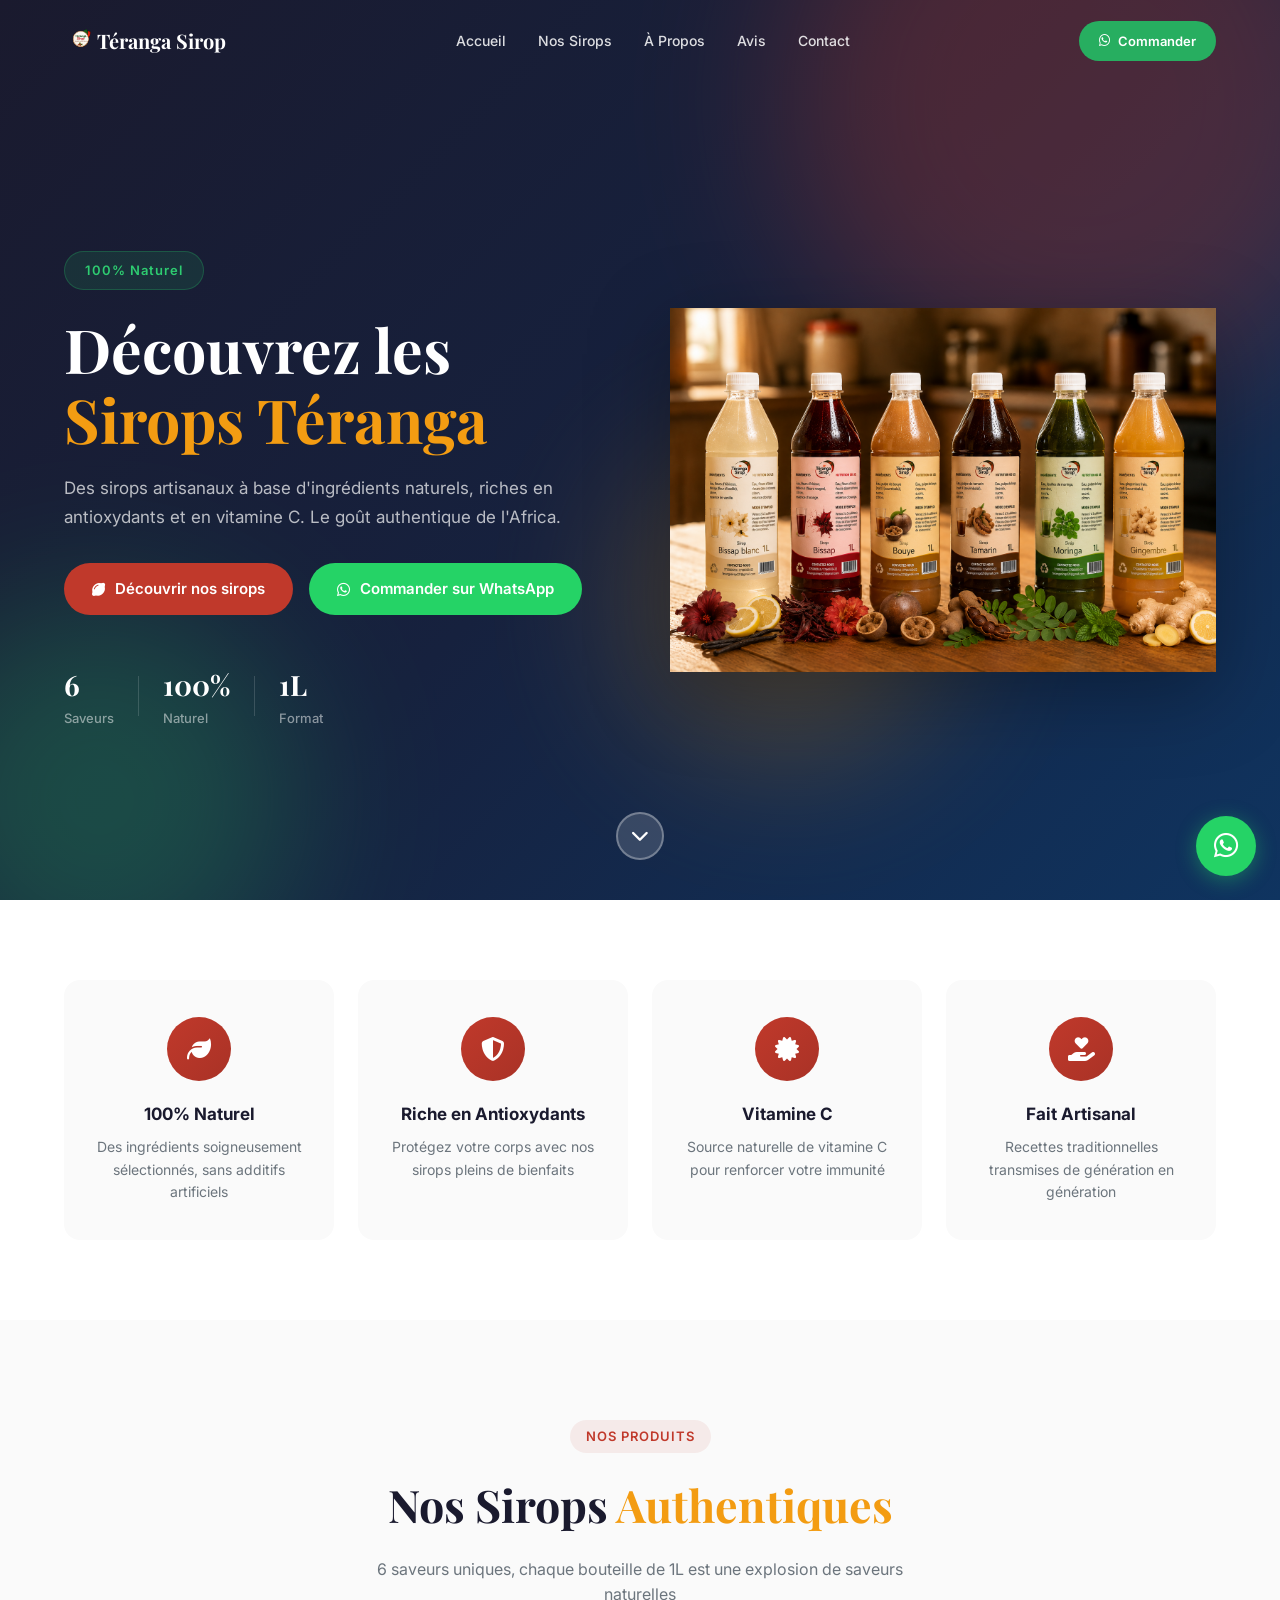
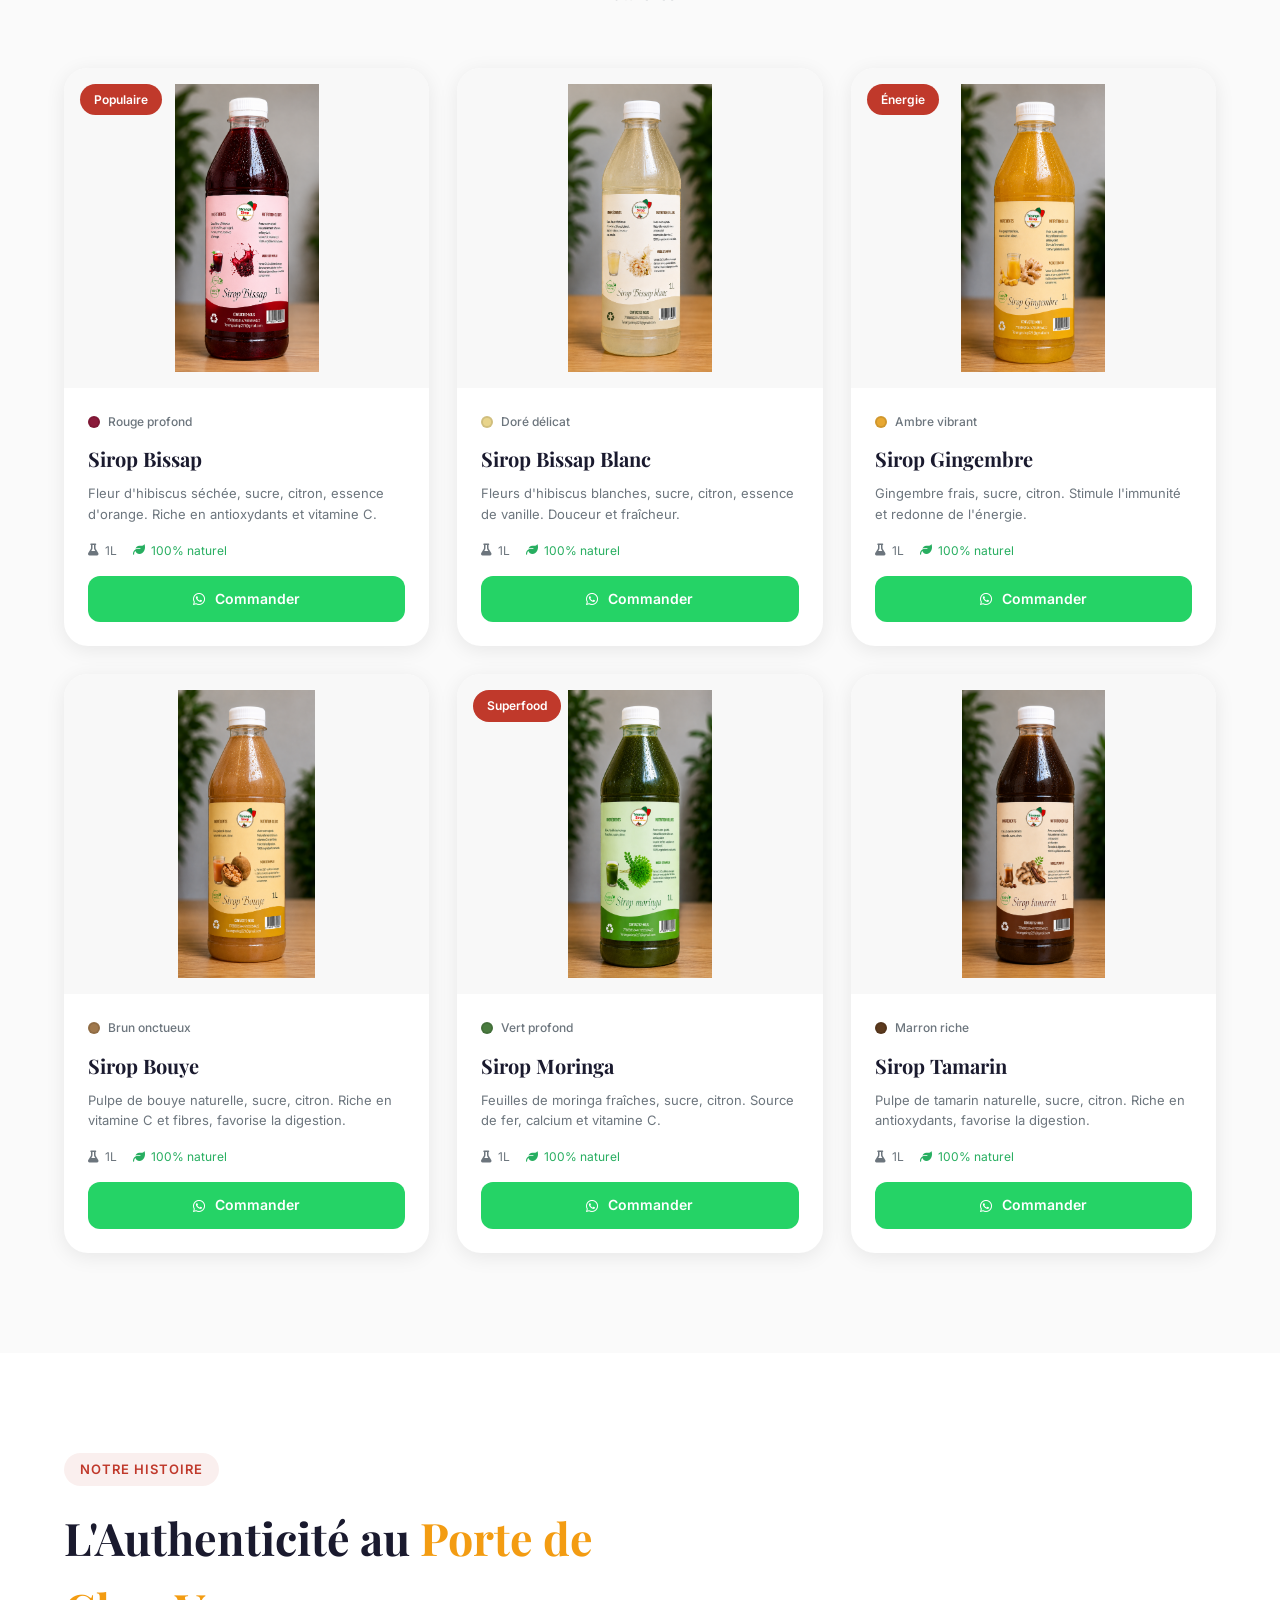
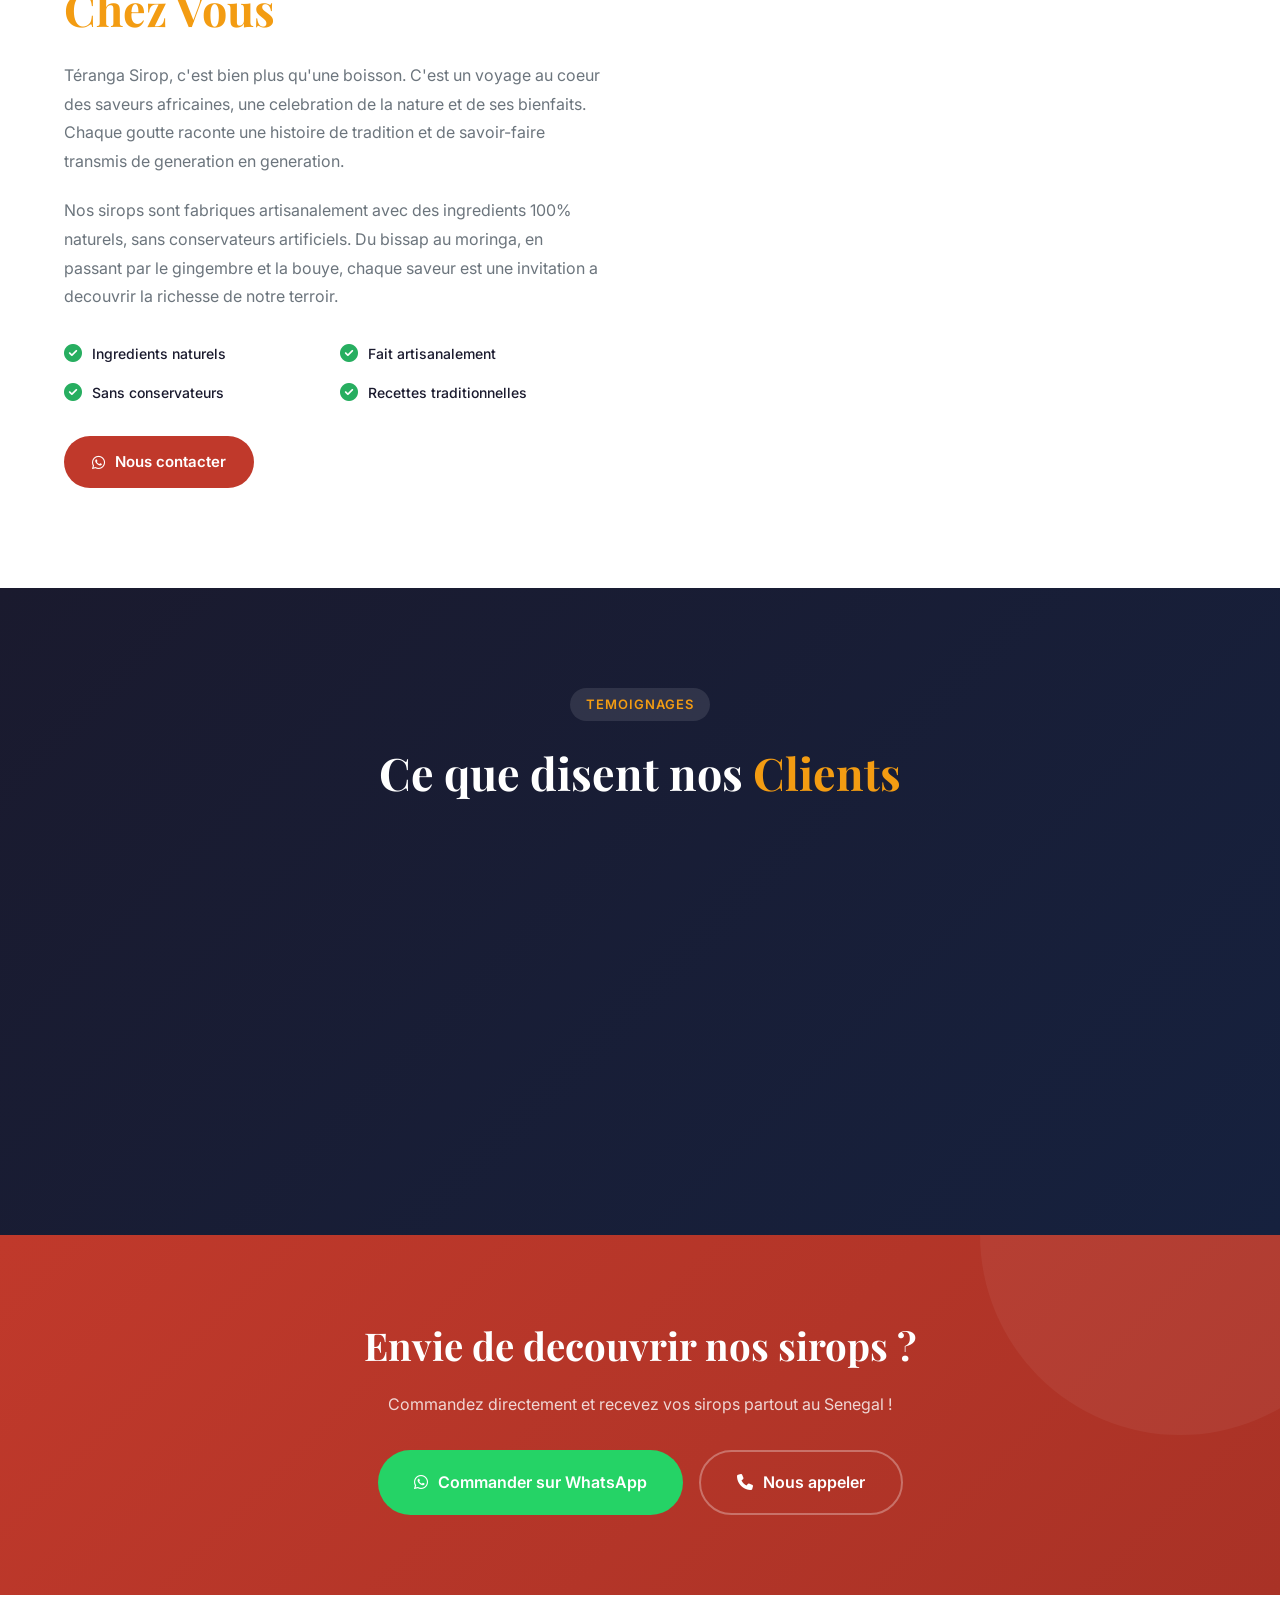
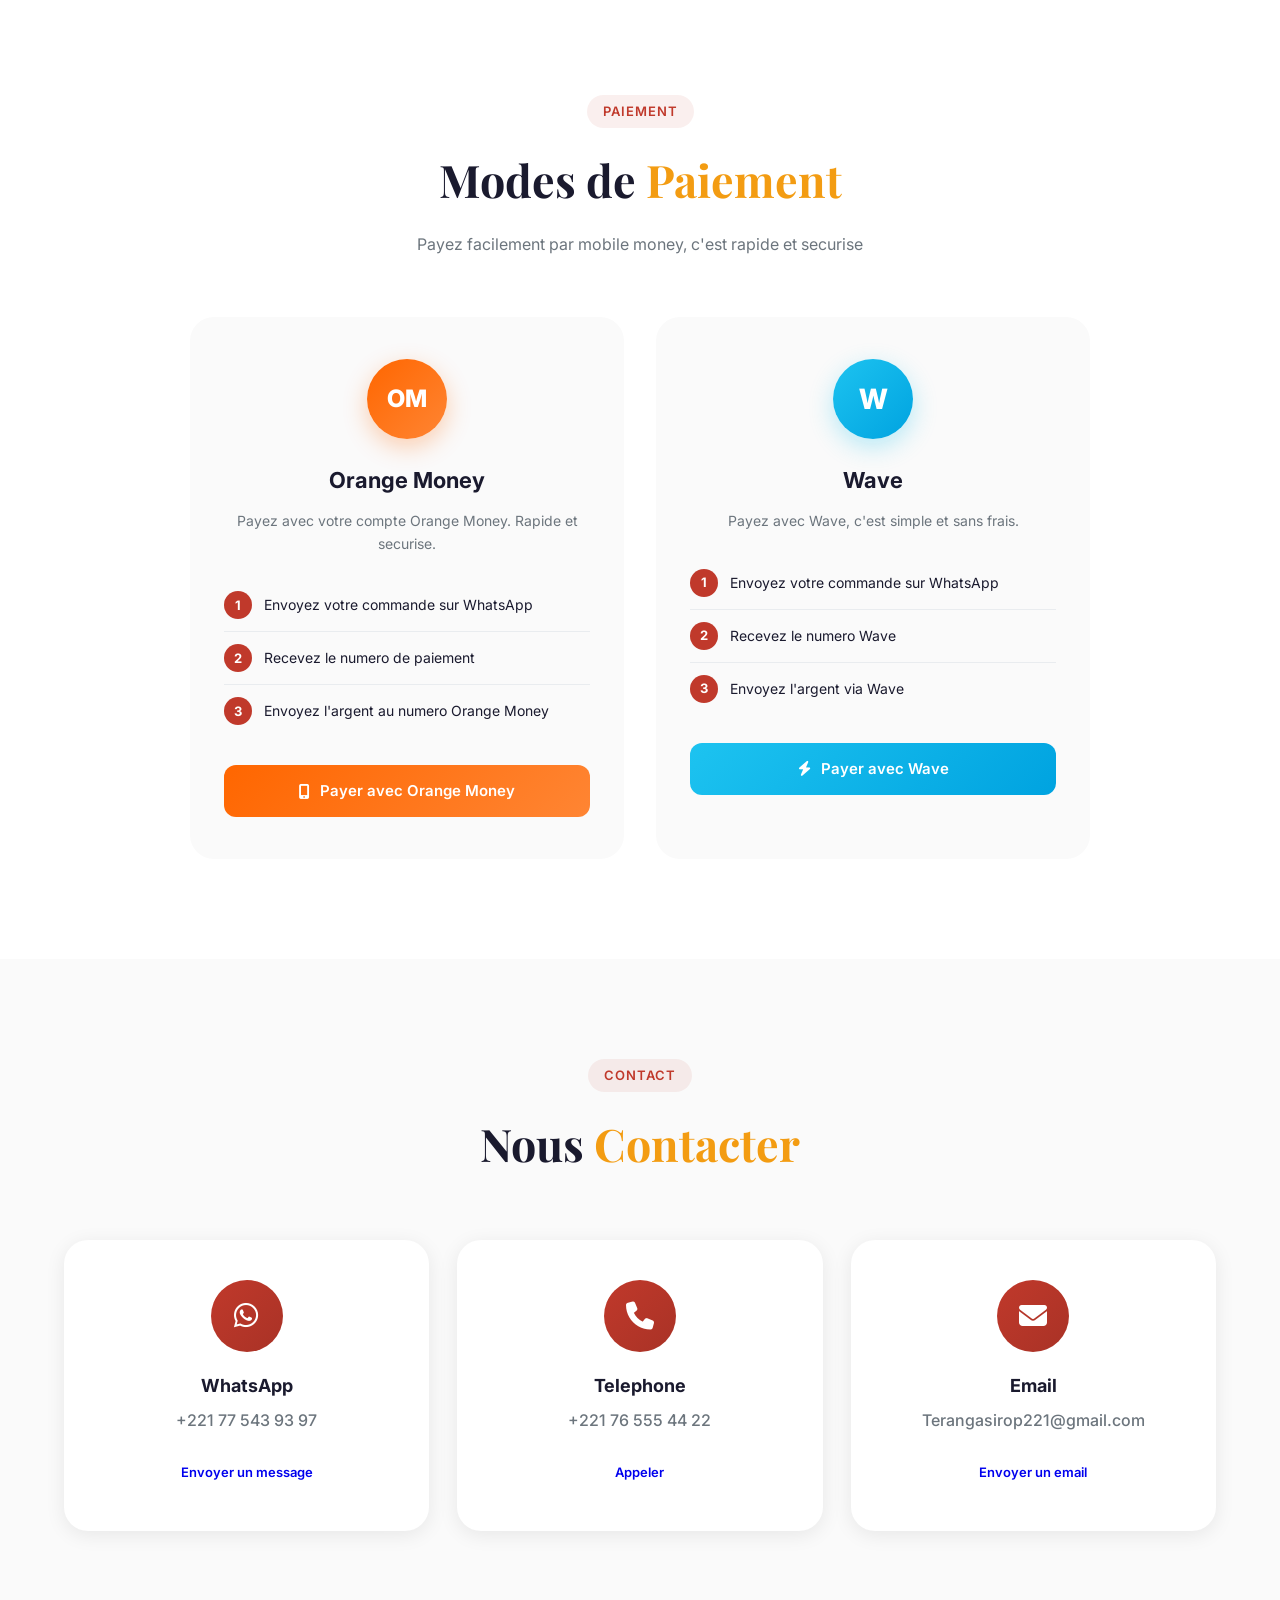
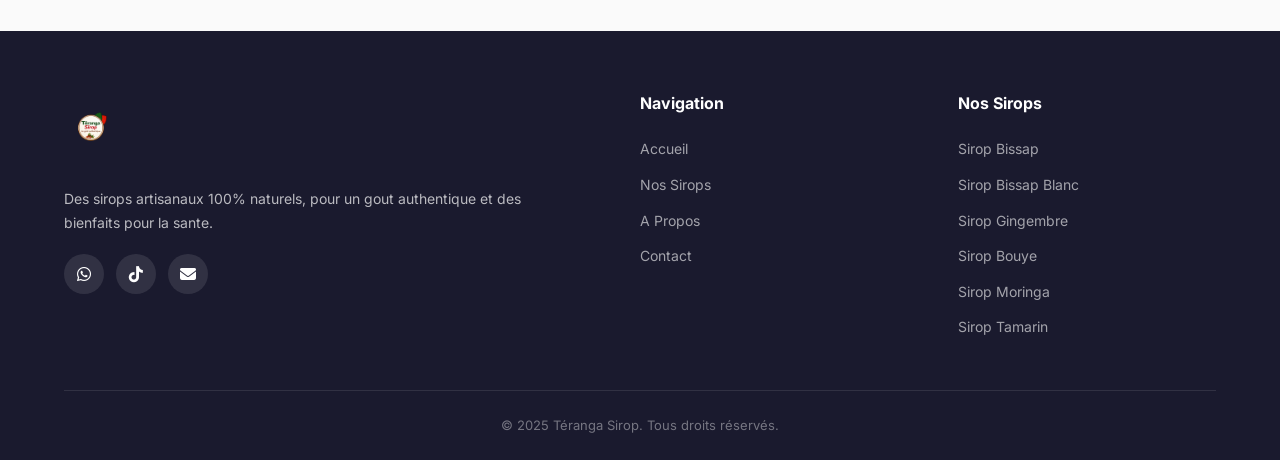
<file: site/index.html>
<!DOCTYPE html>
<html lang="fr">
<head>
    <meta charset="UTF-8">
    <meta name="viewport" content="width=device-width, initial-scale=1.0">
    <title>Téranga Sirop - Le Goût Authentique</title>
    <link rel="stylesheet" href="styles.css">
    <link href="https://fonts.googleapis.com/css2?family=Playfair+Display:wght@400;600;700&family=Inter:wght@300;400;500;600;700&display=swap" rel="stylesheet">
    <link rel="stylesheet" href="https://cdnjs.cloudflare.com/ajax/libs/font-awesome/6.4.0/css/all.min.css">
</head>
<body>

    <nav class="navbar" id="navbar">
        <div class="nav-container">
            <a href="#" class="nav-logo">
                <img src="logo.png" alt="Téranga Sirop" class="nav-logo-img">
                <span class="nav-logo-text">Téranga Sirop</span>
            </a>
            <ul class="nav-links" id="navLinks">
                <li><a href="#accueil">Accueil</a></li>
                <li><a href="#produits">Nos Sirops</a></li>
                <li><a href="#apropos">À Propos</a></li>
                <li><a href="#temoignages">Avis</a></li>
                <li><a href="#contact">Contact</a></li>
            </ul>
            <div class="nav-actions">
                <a href="https://wa.me/221775439397" class="btn-order-nav" target="_blank">
                    <i class="fab fa-whatsapp"></i> Commander
                </a>
                <button class="nav-toggle" id="navToggle" aria-label="Menu">
                    <span></span>
                    <span></span>
                    <span></span>
                </button>
            </div>
        </div>
    </nav>

    <header class="hero" id="accueil">
        <div class="hero-bg">
            <div class="hero-shape hero-shape-1"></div>
            <div class="hero-shape hero-shape-2"></div>
            <div class="hero-shape hero-shape-3"></div>
        </div>
        <div class="hero-container">
            <div class="hero-content">
                <div class="hero-badge">100% Naturel</div>
                <h1 class="hero-title">
                    Découvrez les<br>
                    <span class="highlight">Sirops Téranga</span>
                </h1>
                <p class="hero-subtitle">
                    Des sirops artisanaux à base d'ingrédients naturels, riches en antioxydants et en vitamine C. 
                    Le goût authentique de l'Africa.
                </p>
                <div class="hero-buttons">
                    <a href="#produits" class="btn btn-primary">
                        <i class="fas fa-lemon"></i> Découvrir nos sirops
                    </a>
                    <a href="https://wa.me/221775439397" class="btn btn-whatsapp" target="_blank">
                        <i class="fab fa-whatsapp"></i> Commander sur WhatsApp
                    </a>
                </div>
                <div class="hero-stats">
                    <div class="stat">
                        <span class="stat-number">6</span>
                        <span class="stat-label">Saveurs</span>
                    </div>
                    <div class="stat-divider"></div>
                    <div class="stat">
                        <span class="stat-number">100%</span>
                        <span class="stat-label">Naturel</span>
                    </div>
                    <div class="stat-divider"></div>
                    <div class="stat">
                        <span class="stat-number">1L</span>
                        <span class="stat-label">Format</span>
                    </div>
                </div>
            </div>
            <div class="hero-visual">
                <img src="images/Landing-page.png" alt="Sirops Téranga" class="hero-image">
            </div>
        </div>
        <div class="hero-scroll">
            <a href="#produits">
                <i class="fas fa-chevron-down"></i>
            </a>
        </div>
    </header>

    <section class="features" id="features">
        <div class="container">
            <div class="features-grid">
                <div class="feature-card">
                    <div class="feature-icon">
                        <i class="fas fa-leaf"></i>
                    </div>
                    <h3>100% Naturel</h3>
                    <p>Des ingrédients soigneusement sélectionnés, sans additifs artificiels</p>
                </div>
                <div class="feature-card">
                    <div class="feature-icon">
                        <i class="fas fa-shield-alt"></i>
                    </div>
                    <h3>Riche en Antioxydants</h3>
                    <p>Protégez votre corps avec nos sirops pleins de bienfaits</p>
                </div>
                <div class="feature-card">
                    <div class="feature-icon">
                        <i class="fas fa-certificate"></i>
                    </div>
                    <h3>Vitamine C</h3>
                    <p>Source naturelle de vitamine C pour renforcer votre immunité</p>
                </div>
                <div class="feature-card">
                    <div class="feature-icon">
                        <i class="fas fa-hand-holding-heart"></i>
                    </div>
                    <h3>Fait Artisanal</h3>
                    <p>Recettes traditionnelles transmises de génération en génération</p>
                </div>
            </div>
        </div>
    </section>

    <section class="products" id="produits">
        <div class="container">
            <div class="section-header">
                <span class="section-tag">Nos Produits</span>
                <h2 class="section-title">Nos Sirops <span class="highlight">Authentiques</span></h2>
                <p class="section-subtitle">6 saveurs uniques, chaque bouteille de 1L est une explosion de saveurs naturelles</p>
            </div>
            <div class="products-grid">
                <div class="product-card" data-product="bissap">
                    <div class="product-badge">Populaire</div>
                    <div class="product-image">
                        <img src="images/Bissap.png" alt="Sirop Bissap" class="product-img">
                        <div class="product-overlay">
                            <button class="btn-add-cart" onclick="orderOnWhatsApp('Sirop Bissap')">
                                <i class="fab fa-whatsapp"></i> Commander
                            </button>
                        </div>
                    </div>
                    <div class="product-info">
                        <div class="product-colors">
                            <span class="color-dot" style="background: #8b1a3a;"></span>
                            <span class="color-name">Rouge profond</span>
                        </div>
                        <h3 class="product-name">Sirop Bissap</h3>
                        <p class="product-desc">Fleur d'hibiscus séchée, sucre, citron, essence d'orange. Riche en antioxydants et vitamine C.</p>
                        <div class="product-meta">
                            <span class="product-volume"><i class="fas fa-flask"></i> 1L</span>
                            <span class="product-natural"><i class="fas fa-leaf"></i> 100% naturel</span>
                        </div>
                        <a href="https://wa.me/221775439397?text=Bonjour, je souhaite commander un Sirop Bissap" class="btn btn-product" target="_blank">
                            <i class="fab fa-whatsapp"></i> Commander
                        </a>
                    </div>
                </div>

                <div class="product-card" data-product="bissap-blanc">
                    <div class="product-image">
                        <img src="images/Bissap Blanc.png" alt="Sirop Bissap Blanc" class="product-img">
                        <div class="product-overlay">
                            <button class="btn-add-cart" onclick="orderOnWhatsApp('Sirop Bissap blanc')">
                                <i class="fab fa-whatsapp"></i> Commander
                            </button>
                        </div>
                    </div>
                    <div class="product-info">
                        <div class="product-colors">
                            <span class="color-dot" style="background: #e8d48b;"></span>
                            <span class="color-name">Doré délicat</span>
                        </div>
                        <h3 class="product-name">Sirop Bissap Blanc</h3>
                        <p class="product-desc">Fleurs d'hibiscus blanches, sucre, citron, essence de vanille. Douceur et fraîcheur.</p>
                        <div class="product-meta">
                            <span class="product-volume"><i class="fas fa-flask"></i> 1L</span>
                            <span class="product-natural"><i class="fas fa-leaf"></i> 100% naturel</span>
                        </div>
                        <a href="https://wa.me/221775439397?text=Bonjour, je souhaite commander un Sirop Bissap blanc" class="btn btn-product" target="_blank">
                            <i class="fab fa-whatsapp"></i> Commander
                        </a>
                    </div>
                </div>

                <div class="product-card" data-product="gingembre">
                    <div class="product-badge">Énergie</div>
                    <div class="product-image">
                        <img src="images/Gingembre.png" alt="Sirop Gingembre" class="product-img">
                        <div class="product-overlay">
                            <button class="btn-add-cart" onclick="orderOnWhatsApp('Sirop Gingembre')">
                                <i class="fab fa-whatsapp"></i> Commander
                            </button>
                        </div>
                    </div>
                    <div class="product-info">
                        <div class="product-colors">
                            <span class="color-dot" style="background: #e8a832;"></span>
                            <span class="color-name">Ambre vibrant</span>
                        </div>
                        <h3 class="product-name">Sirop Gingembre</h3>
                        <p class="product-desc">Gingembre frais, sucre, citron. Stimule l'immunité et redonne de l'énergie.</p>
                        <div class="product-meta">
                            <span class="product-volume"><i class="fas fa-flask"></i> 1L</span>
                            <span class="product-natural"><i class="fas fa-leaf"></i> 100% naturel</span>
                        </div>
                        <a href="https://wa.me/221775439397?text=Bonjour, je souhaite commander un Sirop Gingembre" class="btn btn-product" target="_blank">
                            <i class="fab fa-whatsapp"></i> Commander
                        </a>
                    </div>
                </div>

                <div class="product-card" data-product="bouye">
                    <div class="product-image">
                        <img src="images/Bouye.png" alt="Sirop Bouye" class="product-img">
                        <div class="product-overlay">
                            <button class="btn-add-cart" onclick="orderOnWhatsApp('Sirop Bouye')">
                                <i class="fab fa-whatsapp"></i> Commander
                            </button>
                        </div>
                    </div>
                    <div class="product-info">
                        <div class="product-colors">
                            <span class="color-dot" style="background: #a0784c;"></span>
                            <span class="color-name">Brun onctueux</span>
                        </div>
                        <h3 class="product-name">Sirop Bouye</h3>
                        <p class="product-desc">Pulpe de bouye naturelle, sucre, citron. Riche en vitamine C et fibres, favorise la digestion.</p>
                        <div class="product-meta">
                            <span class="product-volume"><i class="fas fa-flask"></i> 1L</span>
                            <span class="product-natural"><i class="fas fa-leaf"></i> 100% naturel</span>
                        </div>
                        <a href="https://wa.me/221775439397?text=Bonjour, je souhaite commander un Sirop Bouye" class="btn btn-product" target="_blank">
                            <i class="fab fa-whatsapp"></i> Commander
                        </a>
                    </div>
                </div>

                <div class="product-card" data-product="moringa">
                    <div class="product-badge">Superfood</div>
                    <div class="product-image">
                        <img src="images/Moringa.png" alt="Sirop Moringa" class="product-img">
                        <div class="product-overlay">
                            <button class="btn-add-cart" onclick="orderOnWhatsApp('Sirop Moringa')">
                                <i class="fab fa-whatsapp"></i> Commander
                            </button>
                        </div>
                    </div>
                    <div class="product-info">
                        <div class="product-colors">
                            <span class="color-dot" style="background: #4a7c3f;"></span>
                            <span class="color-name">Vert profond</span>
                        </div>
                        <h3 class="product-name">Sirop Moringa</h3>
                        <p class="product-desc">Feuilles de moringa fraîches, sucre, citron. Source de fer, calcium et vitamine C.</p>
                        <div class="product-meta">
                            <span class="product-volume"><i class="fas fa-flask"></i> 1L</span>
                            <span class="product-natural"><i class="fas fa-leaf"></i> 100% naturel</span>
                        </div>
                        <a href="https://wa.me/221775439397?text=Bonjour, je souhaite commander un Sirop Moringa" class="btn btn-product" target="_blank">
                            <i class="fab fa-whatsapp"></i> Commander
                        </a>
                    </div>
                </div>

                <div class="product-card" data-product="tamarin">
                    <div class="product-image">
                        <img src="images/Tamarin.png" alt="Sirop Tamarin" class="product-img">
                        <div class="product-overlay">
                            <button class="btn-add-cart" onclick="orderOnWhatsApp('Sirop Tamarin')">
                                <i class="fab fa-whatsapp"></i> Commander
                            </button>
                        </div>
                    </div>
                    <div class="product-info">
                        <div class="product-colors">
                            <span class="color-dot" style="background: #5c3a1e;"></span>
                            <span class="color-name">Marron riche</span>
                        </div>
                        <h3 class="product-name">Sirop Tamarin</h3>
                        <p class="product-desc">Pulpe de tamarin naturelle, sucre, citron. Riche en antioxydants, favorise la digestion.</p>
                        <div class="product-meta">
                            <span class="product-volume"><i class="fas fa-flask"></i> 1L</span>
                            <span class="product-natural"><i class="fas fa-leaf"></i> 100% naturel</span>
                        </div>
                        <a href="https://wa.me/221775439397?text=Bonjour, je souhaite commander un Sirop Tamarin" class="btn btn-product" target="_blank">
                            <i class="fab fa-whatsapp"></i> Commander
                        </a>
                    </div>
                </div>
            </div>
        </div>
    </section>

    <section class="about" id="apropos">
        <div class="container">
            <div class="about-grid">
                <div class="about-content">
                    <span class="section-tag">Notre Histoire</span>
                    <h2 class="section-title">L'Authenticité au <span class="highlight">Porte de Chez Vous</span></h2>
                    <p class="about-text">
                        Téranga Sirop, c'est bien plus qu'une boisson. C'est un voyage au coeur des saveurs africaines, 
                        une celebration de la nature et de ses bienfaits. Chaque goutte raconte une histoire de tradition 
                        et de savoir-faire transmis de generation en generation.
                    </p>
                    <p class="about-text">
                        Nos sirops sont fabriques artisanalement avec des ingredients 100% naturels, 
                        sans conservateurs artificiels. Du bissap au moringa, en passant par le gingembre et la bouye, 
                        chaque saveur est une invitation a decouvrir la richesse de notre terroir.
                    </p>
                    <div class="about-values">
                        <div class="value-item">
                            <i class="fas fa-check-circle"></i>
                            <span>Ingredients naturels</span>
                        </div>
                        <div class="value-item">
                            <i class="fas fa-check-circle"></i>
                            <span>Fait artisanalement</span>
                        </div>
                        <div class="value-item">
                            <i class="fas fa-check-circle"></i>
                            <span>Sans conservateurs</span>
                        </div>
                        <div class="value-item">
                            <i class="fas fa-check-circle"></i>
                            <span>Recettes traditionnelles</span>
                        </div>
                    </div>
                    <a href="https://wa.me/221775439397" class="btn btn-primary" target="_blank">
                        <i class="fab fa-whatsapp"></i> Nous contacter
                    </a>
                </div>
                <div class="about-visual">
                    <div class="about-card about-card-1">
                        <div class="about-card-icon"><i class="fas fa-leaf"></i></div>
                        <h4>100% Naturel</h4>
                        <p>Des ingredients choisis avec soin</p>
                    </div>
                    <div class="about-card about-card-2">
                        <div class="about-card-icon"><i class="fas fa-heart"></i></div>
                        <h4>Fait avec Amour</h4>
                        <p>Artisanat et passion</p>
                    </div>
                    <div class="about-card about-card-3">
                        <div class="about-card-icon"><i class="fas fa-globe-africa"></i></div>
                        <h4>Savoir-Faire Africain</h4>
                        <p>Traditions ancestrales</p>
                    </div>
                </div>
            </div>
        </div>
    </section>

    <section class="testimonials" id="temoignages">
        <div class="container">
            <div class="section-header">
                <span class="section-tag">Temoignages</span>
                <h2 class="section-title">Ce que disent nos <span class="highlight">Clients</span></h2>
            </div>
            <div class="testimonials-grid">
                <div class="testimonial-card">
                    <div class="testimonial-stars">
                        <i class="fas fa-star"></i>
                        <i class="fas fa-star"></i>
                        <i class="fas fa-star"></i>
                        <i class="fas fa-star"></i>
                        <i class="fas fa-star"></i>
                    </div>
                    <p class="testimonial-text">
                        "Le sirop bissap est incroyable ! Le gout est tellement authentique, on se croirait au Senegal. 
                        Je recommande vivement."
                    </p>
                    <div class="testimonial-author">
                        <div class="author-avatar" style="background: #d4456a;">A</div>
                        <div class="author-info">
                            <span class="author-name">Aissatou</span>
                            <span class="author-location">Dakar</span>
                        </div>
                    </div>
                </div>
                <div class="testimonial-card">
                    <div class="testimonial-stars">
                        <i class="fas fa-star"></i>
                        <i class="fas fa-star"></i>
                        <i class="fas fa-star"></i>
                        <i class="fas fa-star"></i>
                        <i class="fas fa-star"></i>
                    </div>
                    <p class="testimonial-text">
                        "Le sirop gingembre est devenu mon bevorit. Il est parfait pour l'hiver et me donne beaucoup d'energie. 
                        Téranga Sirop, c'est du solide !"
                    </p>
                    <div class="testimonial-author">
                        <div class="author-avatar" style="background: #e8a832;">M</div>
                        <div class="author-info">
                            <span class="author-name">Mouhamadou</span>
                            <span class="author-location">Paris</span>
                        </div>
                    </div>
                </div>
                <div class="testimonial-card">
                    <div class="testimonial-stars">
                        <i class="fas fa-star"></i>
                        <i class="fas fa-star"></i>
                        <i class="fas fa-star"></i>
                        <i class="fas fa-star"></i>
                        <i class="fas fa-star"></i>
                    </div>
                    <p class="testimonial-text">
                        "J'adore le sirop bouye ! Il est onctueux et delicat. Mes enfants l'adorent aussi. 
                        Le meilleur sirop naturel que j'ai goute."
                    </p>
                    <div class="testimonial-author">
                        <div class="author-avatar" style="background: #a0784c;">F</div>
                        <div class="author-info">
                            <span class="author-name">Fatou</span>
                            <span class="author-location">Lyon</span>
                        </div>
                    </div>
                </div>
            </div>
        </div>
    </section>

    <section class="cta-section">
        <div class="container">
            <div class="cta-content">
                <h2>Envie de decouvrir nos sirops ?</h2>
                <p>Commandez directement et recevez vos sirops partout au Senegal !</p>
                <div class="cta-buttons">
                    <a href="https://wa.me/221775439397" class="btn btn-whatsapp btn-large" target="_blank">
                        <i class="fab fa-whatsapp"></i> Commander sur WhatsApp
                    </a>
                    <a href="tel:+221775439397" class="btn btn-outline btn-large">
                        <i class="fas fa-phone"></i> Nous appeler
                    </a>
                </div>
            </div>
        </div>
    </section>

    <section class="payment-section" id="paiement">
        <div class="container">
            <div class="section-header">
                <span class="section-tag">Paiement</span>
                <h2 class="section-title">Modes de <span class="highlight">Paiement</span></h2>
                <p class="section-subtitle">Payez facilement par mobile money, c'est rapide et securise</p>
            </div>
            <div class="payment-grid">
                <div class="payment-card payment-orange">
                    <div class="payment-logo">
                        <div class="payment-icon-orange">
                            <span>OM</span>
                        </div>
                    </div>
                    <h3>Orange Money</h3>
                    <p>Payez avec votre compte Orange Money. Rapide et securise.</p>
                    <div class="payment-steps">
                        <div class="step">
                            <span class="step-num">1</span>
                            <span>Envoyez votre commande sur WhatsApp</span>
                        </div>
                        <div class="step">
                            <span class="step-num">2</span>
                            <span>Recevez le numero de paiement</span>
                        </div>
                        <div class="step">
                            <span class="step-num">3</span>
                            <span>Envoyez l'argent au numero Orange Money</span>
                        </div>
                    </div>
                    <a href="https://wa.me/221775439397?text=Bonjour, je souhaite payer avec Orange Money" class="btn btn-orange" target="_blank">
                        <i class="fas fa-mobile-alt"></i> Payer avec Orange Money
                    </a>
                </div>
                <div class="payment-card payment-wave">
                    <div class="payment-logo">
                        <div class="payment-icon-wave">
                            <span>W</span>
                        </div>
                    </div>
                    <h3>Wave</h3>
                    <p>Payez avec Wave, c'est simple et sans frais.</p>
                    <div class="payment-steps">
                        <div class="step">
                            <span class="step-num">1</span>
                            <span>Envoyez votre commande sur WhatsApp</span>
                        </div>
                        <div class="step">
                            <span class="step-num">2</span>
                            <span>Recevez le numero Wave</span>
                        </div>
                        <div class="step">
                            <span class="step-num">3</span>
                            <span>Envoyez l'argent via Wave</span>
                        </div>
                    </div>
                    <a href="https://wa.me/221775439397?text=Bonjour, je souhaite payer avec Wave" class="btn btn-wave" target="_blank">
                        <i class="fas fa-bolt"></i> Payer avec Wave
                    </a>
                </div>
            </div>
        </div>
    </section>

    <section class="contact" id="contact">
        <div class="container">
            <div class="section-header">
                <span class="section-tag">Contact</span>
                <h2 class="section-title">Nous <span class="highlight">Contacter</span></h2>
            </div>
            <div class="contact-grid">
                <div class="contact-card">
                    <div class="contact-icon"><i class="fab fa-whatsapp"></i></div>
                    <h3>WhatsApp</h3>
                    <p>+221 77 543 93 97</p>
                    <a href="https://wa.me/221775439397" target="_blank" class="btn btn-small">Envoyer un message</a>
                </div>
                <div class="contact-card">
                    <div class="contact-icon"><i class="fas fa-phone"></i></div>
                    <h3>Telephone</h3>
                    <p>+221 76 555 44 22</p>
                    <a href="tel:+221765554422" class="btn btn-small">Appeler</a>
                </div>
                <div class="contact-card">
                    <div class="contact-icon"><i class="fas fa-envelope"></i></div>
                    <h3>Email</h3>
                    <p>Terangasirop221@gmail.com</p>
                    <a href="mailto:Terangasirop221@gmail.com" class="btn btn-small">Envoyer un email</a>
                </div>
            </div>
        </div>
    </section>

    <footer class="footer">
        <div class="container">
            <div class="footer-grid">
                <div class="footer-brand">
                    <div class="footer-logo">
                        <img src="logo.png" alt="Téranga Sirop" class="footer-logo-img">
                    </div>
                    <p class="footer-desc">
                        Des sirops artisanaux 100% naturels, pour un gout authentique et des bienfaits pour la sante.
                    </p>
                    <div class="footer-social">
                        <a href="https://wa.me/221775439397" target="_blank"><i class="fab fa-whatsapp"></i></a>
                        <a href="https://www.tiktok.com/@terangasirop" target="_blank"><i class="fab fa-tiktok"></i></a>
                        <a href="mailto:Terangasirop221@gmail.com"><i class="fas fa-envelope"></i></a>
                    </div>
                </div>
                <div class="footer-links">
                    <h4>Navigation</h4>
                    <ul>
                        <li><a href="#accueil">Accueil</a></li>
                        <li><a href="#produits">Nos Sirops</a></li>
                        <li><a href="#apropos">A Propos</a></li>
                        <li><a href="#contact">Contact</a></li>
                    </ul>
                </div>
                <div class="footer-links">
                    <h4>Nos Sirops</h4>
                    <ul>
                        <li><a href="#produits">Sirop Bissap</a></li>
                        <li><a href="#produits">Sirop Bissap Blanc</a></li>
                        <li><a href="#produits">Sirop Gingembre</a></li>
                        <li><a href="#produits">Sirop Bouye</a></li>
                        <li><a href="#produits">Sirop Moringa</a></li>
                        <li><a href="#produits">Sirop Tamarin</a></li>
                    </ul>
                </div>
            </div>
            <div class="footer-bottom">
                <p>&copy; 2025 Téranga Sirop. Tous droits réservés.</p>
            </div>
        </div>
    </footer>

    <a href="https://wa.me/221775439397" class="whatsapp-float" target="_blank" aria-label="WhatsApp">
        <i class="fab fa-whatsapp"></i>
    </a>

    <script src="script.js"></script>
</body>
</html>
</file>
<file: site/styles.css>
:root {
    --primary: #c0392b;
    --primary-dark: #a93226;
    --primary-light: #e74c3c;
    --secondary: #27ae60;
    --secondary-dark: #1e8449;
    --accent: #f39c12;
    --accent-dark: #d68910;
    --dark: #1a1a2e;
    --dark-light: #2d2d44;
    --gray: #6c757d;
    --gray-light: #adb5bd;
    --gray-lighter: #e9ecef;
    --white: #ffffff;
    --bg: #fafafa;
    --bg-warm: #fdf6e3;
    --shadow: 0 4px 20px rgba(0,0,0,0.08);
    --shadow-lg: 0 10px 40px rgba(0,0,0,0.12);
    --shadow-hover: 0 8px 30px rgba(0,0,0,0.15);
    --radius: 16px;
    --radius-sm: 8px;
    --radius-lg: 24px;
    --transition: all 0.3s cubic-bezier(0.4, 0, 0.2, 1);
}

*, *::before, *::after {
    margin: 0;
    padding: 0;
    box-sizing: border-box;
}

html {
    scroll-behavior: smooth;
    font-size: 16px;
}

body {
    font-family: 'Inter', -apple-system, BlinkMacSystemFont, sans-serif;
    color: var(--dark);
    background: var(--white);
    line-height: 1.6;
    overflow-x: hidden;
}

.container {
    max-width: 1200px;
    margin: 0 auto;
    padding: 0 24px;
}

/* ============ NAVBAR ============ */
.navbar {
    position: fixed;
    top: 0;
    left: 0;
    right: 0;
    z-index: 1000;
    padding: 16px 0;
    transition: var(--transition);
    background: transparent;
}

.navbar.scrolled {
    background: rgba(255,255,255,0.95);
    backdrop-filter: blur(20px);
    box-shadow: 0 2px 20px rgba(0,0,0,0.08);
    padding: 10px 0;
}

.nav-container {
    max-width: 1200px;
    margin: 0 auto;
    padding: 0 24px;
    display: flex;
    align-items: center;
    justify-content: space-between;
}

.nav-logo {
    display: flex;
    align-items: center;
    text-decoration: none;
}

.nav-logo-img {
    height: 50px;
    width: auto;
    object-fit: contain;
    transition: var(--transition);
}

.nav-logo-img:hover {
    transform: scale(1.05);
}

.nav-logo-text {
    font-family: 'Playfair Display', serif;
    font-weight: 700;
    font-size: 20px;
    color: var(--dark);
    white-space: nowrap;
}

.logo-icon {
    width: 44px;
    height: 44px;
    background: linear-gradient(135deg, var(--primary), var(--primary-dark));
    border-radius: 50%;
    display: flex;
    align-items: center;
    justify-content: center;
    position: relative;
    overflow: hidden;
}

.logo-icon::after {
    content: '';
    position: absolute;
    top: -2px;
    right: -2px;
    width: 14px;
    height: 14px;
    background: var(--secondary);
    border-radius: 50%;
}

.logo-t {
    font-family: 'Playfair Display', serif;
    font-weight: 700;
    font-size: 20px;
    color: white;
}

.logo-text {
    display: flex;
    flex-direction: column;
}

.logo-name {
    font-family: 'Playfair Display', serif;
    font-weight: 700;
    font-size: 18px;
    color: var(--dark);
    line-height: 1.1;
}

.navbar:not(.scrolled) .logo-name,
.navbar:not(.scrolled) .nav-logo-text {
    color: var(--white);
}

.logo-tagline {
    font-size: 11px;
    color: var(--gray);
    font-weight: 500;
    letter-spacing: 0.5px;
}

.nav-links {
    display: flex;
    list-style: none;
    gap: 32px;
}

.nav-links a {
    text-decoration: none;
    font-weight: 500;
    font-size: 14px;
    color: var(--dark);
    transition: var(--transition);
    position: relative;
}

.navbar:not(.scrolled) .nav-links a {
    color: rgba(255,255,255,0.85);
}

.nav-links a::after {
    content: '';
    position: absolute;
    bottom: -4px;
    left: 0;
    width: 0;
    height: 2px;
    background: var(--primary);
    transition: var(--transition);
}

.nav-links a:hover::after {
    width: 100%;
}

.nav-links a:hover {
    color: var(--primary);
}

.navbar:not(.scrolled) .nav-links a:hover {
    color: var(--white);
}

.nav-actions {
    display: flex;
    align-items: center;
    gap: 12px;
}

.btn-order-nav {
    display: inline-flex;
    align-items: center;
    gap: 8px;
    padding: 10px 20px;
    background: var(--secondary);
    color: white;
    text-decoration: none;
    border-radius: 50px;
    font-weight: 600;
    font-size: 13px;
    transition: var(--transition);
}

.btn-order-nav:hover {
    background: var(--secondary-dark);
    transform: translateY(-2px);
    box-shadow: 0 4px 15px rgba(39,174,96,0.4);
}

.nav-toggle {
    display: none;
    flex-direction: column;
    gap: 5px;
    background: none;
    border: none;
    cursor: pointer;
    padding: 4px;
}

.nav-toggle span {
    width: 24px;
    height: 2px;
    background: var(--dark);
    transition: var(--transition);
    border-radius: 2px;
}

.navbar:not(.scrolled) .nav-toggle span {
    background: var(--white);
}

/* ============ HERO ============ */
.hero {
    min-height: 100vh;
    display: flex;
    align-items: center;
    position: relative;
    background: linear-gradient(135deg, #1a1a2e 0%, #16213e 50%, #0f3460 100%);
    overflow-x: hidden;
}

.hero-bg {
    position: absolute;
    inset: 0;
    overflow: hidden;
}

.hero-shape {
    position: absolute;
    border-radius: 50%;
    filter: blur(80px);
    opacity: 0.3;
}

.hero-shape-1 {
    width: 600px;
    height: 600px;
    background: var(--primary);
    top: -200px;
    right: -100px;
    animation: float 8s ease-in-out infinite;
}

.hero-shape-2 {
    width: 400px;
    height: 400px;
    background: var(--secondary);
    bottom: -100px;
    left: -100px;
    animation: float 10s ease-in-out infinite reverse;
}

.hero-shape-3 {
    width: 300px;
    height: 300px;
    background: var(--accent);
    top: 50%;
    left: 50%;
    animation: float 12s ease-in-out infinite;
}

@keyframes float {
    0%, 100% { transform: translate(0, 0); }
    50% { transform: translate(30px, -30px); }
}

.hero-container {
    max-width: 1200px;
    margin: 0 auto;
    padding: 0 24px;
    display: grid;
    grid-template-columns: 1fr 1fr;
    gap: 60px;
    align-items: center;
    position: relative;
    z-index: 2;
    width: 100%;
}

.hero-content {
    padding-top: 80px;
}

.hero-badge {
    display: inline-flex;
    align-items: center;
    padding: 8px 20px;
    background: rgba(39,174,96,0.15);
    border: 1px solid rgba(39,174,96,0.3);
    border-radius: 50px;
    color: #2ecc71;
    font-size: 13px;
    font-weight: 600;
    letter-spacing: 1px;
    margin-bottom: 24px;
}

.hero-title {
    font-family: 'Playfair Display', serif;
    font-size: clamp(2.5rem, 5vw, 3.8rem);
    font-weight: 700;
    color: var(--white);
    line-height: 1.15;
    margin-bottom: 20px;
}

.highlight {
    color: var(--accent);
}

.hero-subtitle {
    font-size: 17px;
    color: rgba(255,255,255,0.7);
    line-height: 1.7;
    margin-bottom: 32px;
    max-width: 500px;
}

.hero-buttons {
    display: flex;
    gap: 16px;
    margin-bottom: 48px;
    flex-wrap: wrap;
}

.btn {
    display: inline-flex;
    align-items: center;
    gap: 10px;
    padding: 14px 28px;
    border-radius: 50px;
    font-weight: 600;
    font-size: 15px;
    text-decoration: none;
    transition: var(--transition);
    cursor: pointer;
    border: none;
    font-family: inherit;
}

.btn-primary {
    background: var(--primary);
    color: var(--white);
}

.btn-primary:hover {
    background: var(--primary-dark);
    transform: translateY(-2px);
    box-shadow: 0 8px 25px rgba(192,57,43,0.4);
}

.btn-whatsapp {
    background: #25d366;
    color: var(--white);
}

.btn-whatsapp:hover {
    background: #1da851;
    transform: translateY(-2px);
    box-shadow: 0 8px 25px rgba(37,211,102,0.4);
}

.btn-outline {
    background: transparent;
    color: var(--white);
    border: 2px solid rgba(255,255,255,0.3);
}

.btn-outline:hover {
    border-color: var(--white);
    background: rgba(255,255,255,0.1);
}

.btn-large {
    padding: 18px 36px;
    font-size: 16px;
}

.btn-small {
    padding: 8px 18px;
    font-size: 13px;
}

.hero-stats {
    display: flex;
    align-items: center;
    gap: 24px;
}

.stat {
    display: flex;
    flex-direction: column;
}

.stat-number {
    font-family: 'Playfair Display', serif;
    font-size: 28px;
    font-weight: 700;
    color: var(--white);
}

.stat-label {
    font-size: 13px;
    color: rgba(255,255,255,0.5);
    font-weight: 500;
}

.stat-divider {
    width: 1px;
    height: 40px;
    background: rgba(255,255,255,0.15);
}

.hero-visual {
    padding-top: 80px;
    display: flex;
    justify-content: center;
    align-items: center;
}

.hero-image {
    width: 100%;
    max-width: 550px;
    height: auto;
    object-fit: contain;
    filter: drop-shadow(0 20px 40px rgba(0,0,0,0.3));
    animation: float 6s ease-in-out infinite;
}

.hero-scroll {
    position: absolute;
    bottom: 40px;
    left: 50%;
    transform: translateX(-50%);
    z-index: 10;
}

.hero-scroll a {
    display: flex;
    align-items: center;
    justify-content: center;
    width: 48px;
    height: 48px;
    border-radius: 50%;
    background: rgba(255,255,255,0.15);
    border: 2px solid rgba(255,255,255,0.3);
    color: var(--white);
    text-decoration: none;
    animation: bounce 2s infinite;
    font-size: 18px;
    transition: var(--transition);
}

.hero-scroll a:hover {
    background: rgba(255,255,255,0.25);
    transform: scale(1.1);
}

@keyframes bounce {
    0%, 20%, 50%, 80%, 100% { transform: translateY(0); }
    40% { transform: translateY(-8px); }
    60% { transform: translateY(-4px); }
}

/* ============ FEATURES ============ */
.features {
    padding: 80px 0;
    background: var(--white);
    position: relative;
}

.features-grid {
    display: grid;
    grid-template-columns: repeat(4, 1fr);
    gap: 24px;
}

.feature-card {
    text-align: center;
    padding: 36px 24px;
    border-radius: var(--radius);
    background: var(--bg);
    transition: var(--transition);
    border: 1px solid transparent;
}

.feature-card:hover {
    transform: translateY(-6px);
    box-shadow: var(--shadow-lg);
    border-color: rgba(192,57,43,0.1);
}

.feature-icon {
    width: 64px;
    height: 64px;
    border-radius: 50%;
    background: linear-gradient(135deg, var(--primary), var(--primary-dark));
    display: flex;
    align-items: center;
    justify-content: center;
    margin: 0 auto 20px;
    font-size: 24px;
    color: var(--white);
}

.feature-card h3 {
    font-size: 17px;
    font-weight: 700;
    margin-bottom: 8px;
    color: var(--dark);
}

.feature-card p {
    font-size: 14px;
    color: var(--gray);
    line-height: 1.6;
}

/* ============ PRODUCTS ============ */
.products {
    padding: 100px 0;
    background: var(--bg);
}

.section-header {
    text-align: center;
    margin-bottom: 60px;
}

.section-tag {
    display: inline-block;
    padding: 6px 16px;
    background: rgba(192,57,43,0.08);
    border-radius: 50px;
    color: var(--primary);
    font-size: 13px;
    font-weight: 600;
    letter-spacing: 1px;
    text-transform: uppercase;
    margin-bottom: 16px;
}

.section-title {
    font-family: 'Playfair Display', serif;
    font-size: clamp(2rem, 4vw, 2.8rem);
    font-weight: 700;
    color: var(--dark);
    margin-bottom: 16px;
}

.section-subtitle {
    font-size: 16px;
    color: var(--gray);
    max-width: 600px;
    margin: 0 auto;
}

.products-grid {
    display: grid;
    grid-template-columns: repeat(3, 1fr);
    gap: 28px;
}

.product-card {
    background: var(--white);
    border-radius: var(--radius-lg);
    overflow: hidden;
    box-shadow: var(--shadow);
    transition: var(--transition);
    position: relative;
}

.product-card:hover {
    transform: translateY(-8px);
    box-shadow: var(--shadow-hover);
}

.product-badge {
    position: absolute;
    top: 16px;
    left: 16px;
    padding: 6px 14px;
    background: var(--primary);
    color: var(--white);
    border-radius: 50px;
    font-size: 12px;
    font-weight: 600;
    z-index: 3;
}

.product-image {
    height: 320px;
    display: flex;
    align-items: center;
    justify-content: center;
    position: relative;
    overflow: hidden;
    background: #f8f8f8;
}

.product-img {
    width: 100%;
    height: 100%;
    object-fit: contain;
    padding: 16px;
    transition: transform 0.4s ease;
}

.product-card:hover .product-img {
    transform: scale(1.05);
}

.product-overlay {
    position: absolute;
    inset: 0;
    background: rgba(0,0,0,0.4);
    display: flex;
    align-items: center;
    justify-content: center;
    opacity: 0;
    transition: var(--transition);
    z-index: 2;
}

.product-card:hover .product-overlay {
    opacity: 1;
}

.btn-add-cart {
    display: inline-flex;
    align-items: center;
    gap: 8px;
    padding: 12px 24px;
    background: #25d366;
    color: white;
    border: none;
    border-radius: 50px;
    font-weight: 600;
    font-size: 14px;
    cursor: pointer;
    transition: var(--transition);
    font-family: inherit;
}

.btn-add-cart:hover {
    background: #1da851;
    transform: scale(1.05);
}

.product-info {
    padding: 24px;
}

.product-colors {
    display: flex;
    align-items: center;
    gap: 8px;
    margin-bottom: 12px;
}

.color-dot {
    width: 12px;
    height: 12px;
    border-radius: 50%;
    border: 2px solid rgba(0,0,0,0.1);
}

.color-name {
    font-size: 12px;
    color: var(--gray);
    font-weight: 500;
}

.product-name {
    font-family: 'Playfair Display', serif;
    font-size: 20px;
    font-weight: 700;
    margin-bottom: 8px;
    color: var(--dark);
}

.product-desc {
    font-size: 13px;
    color: var(--gray);
    line-height: 1.6;
    margin-bottom: 16px;
}

.product-meta {
    display: flex;
    gap: 16px;
    margin-bottom: 16px;
}

.product-volume,
.product-natural {
    font-size: 12px;
    color: var(--gray);
    display: flex;
    align-items: center;
    gap: 6px;
}

.product-natural {
    color: var(--secondary);
}

.btn-product {
    width: 100%;
    justify-content: center;
    padding: 12px;
    background: #25d366;
    color: var(--white);
    border-radius: 12px;
    font-size: 14px;
}

.btn-product:hover {
    background: #1da851;
}

/* ============ ABOUT ============ */
.about {
    padding: 100px 0;
    background: var(--white);
}

.about-grid {
    display: grid;
    grid-template-columns: 1fr 1fr;
    gap: 80px;
    align-items: center;
}

.about-text {
    font-size: 16px;
    color: var(--gray);
    line-height: 1.8;
    margin-bottom: 20px;
}

.about-values {
    display: grid;
    grid-template-columns: 1fr 1fr;
    gap: 16px;
    margin: 32px 0;
}

.value-item {
    display: flex;
    align-items: center;
    gap: 10px;
    font-size: 14px;
    font-weight: 500;
    color: var(--dark);
}

.value-item i {
    color: var(--secondary);
    font-size: 18px;
}

.about-visual {
    display: flex;
    flex-direction: column;
    gap: 20px;
    position: relative;
}

.about-card {
    padding: 28px;
    border-radius: var(--radius);
    background: var(--white);
    box-shadow: var(--shadow);
    display: flex;
    align-items: center;
    gap: 20px;
    transition: var(--transition);
}

.about-card:hover {
    transform: translateX(10px);
    box-shadow: var(--shadow-lg);
}

.about-card-icon {
    width: 56px;
    height: 56px;
    border-radius: 50%;
    display: flex;
    align-items: center;
    justify-content: center;
    font-size: 22px;
    flex-shrink: 0;
}

.about-card-1 .about-card-icon {
    background: rgba(39,174,96,0.1);
    color: var(--secondary);
}

.about-card-2 .about-card-icon {
    background: rgba(192,57,43,0.1);
    color: var(--primary);
}

.about-card-3 .about-card-icon {
    background: rgba(243,156,18,0.1);
    color: var(--accent);
}

.about-card h4 {
    font-size: 16px;
    font-weight: 700;
    margin-bottom: 4px;
}

.about-card p {
    font-size: 13px;
    color: var(--gray);
}

.about-card-1 { margin-left: 0; }
.about-card-2 { margin-left: 40px; }
.about-card-3 { margin-left: 20px; }

/* ============ TESTIMONIALS ============ */
.testimonials {
    padding: 100px 0;
    background: linear-gradient(135deg, #1a1a2e 0%, #16213e 100%);
}

.testimonials .section-tag {
    background: rgba(255,255,255,0.1);
    color: var(--accent);
}

.testimonials .section-title {
    color: var(--white);
}

.testimonials-grid {
    display: grid;
    grid-template-columns: repeat(3, 1fr);
    gap: 28px;
}

.testimonial-card {
    background: rgba(255,255,255,0.05);
    border: 1px solid rgba(255,255,255,0.1);
    border-radius: var(--radius);
    padding: 32px;
    transition: var(--transition);
}

.testimonial-card:hover {
    background: rgba(255,255,255,0.1);
    transform: translateY(-4px);
}

.testimonial-stars {
    display: flex;
    gap: 4px;
    margin-bottom: 16px;
}

.testimonial-stars i {
    color: var(--accent);
    font-size: 14px;
}

.testimonial-text {
    font-size: 15px;
    color: rgba(255,255,255,0.8);
    line-height: 1.7;
    margin-bottom: 24px;
    font-style: italic;
}

.testimonial-author {
    display: flex;
    align-items: center;
    gap: 12px;
}

.author-avatar {
    width: 44px;
    height: 44px;
    border-radius: 50%;
    display: flex;
    align-items: center;
    justify-content: center;
    color: white;
    font-weight: 700;
    font-size: 16px;
}

.author-info {
    display: flex;
    flex-direction: column;
}

.author-name {
    font-weight: 600;
    font-size: 14px;
    color: var(--white);
}

.author-location {
    font-size: 12px;
    color: rgba(255,255,255,0.5);
}

/* ============ CTA ============ */
.cta-section {
    padding: 80px 0;
    background: linear-gradient(135deg, var(--primary) 0%, var(--primary-dark) 100%);
    position: relative;
    overflow: hidden;
}

.cta-section::before {
    content: '';
    position: absolute;
    width: 400px;
    height: 400px;
    border-radius: 50%;
    background: rgba(255,255,255,0.05);
    top: -200px;
    right: -100px;
}

.cta-content {
    text-align: center;
    position: relative;
    z-index: 2;
}

.cta-content h2 {
    font-family: 'Playfair Display', serif;
    font-size: clamp(1.8rem, 3vw, 2.4rem);
    color: var(--white);
    margin-bottom: 16px;
}

.cta-content p {
    font-size: 16px;
    color: rgba(255,255,255,0.8);
    margin-bottom: 32px;
    max-width: 600px;
    margin-left: auto;
    margin-right: auto;
}

.cta-buttons {
    display: flex;
    gap: 16px;
    justify-content: center;
    flex-wrap: wrap;
}

/* ============ CONTACT ============ */
.contact {
    padding: 100px 0;
    background: var(--bg);
}

.contact-grid {
    display: grid;
    grid-template-columns: repeat(3, 1fr);
    gap: 28px;
}

.contact-card {
    text-align: center;
    padding: 40px 28px;
    background: var(--white);
    border-radius: var(--radius-lg);
    box-shadow: var(--shadow);
    transition: var(--transition);
}

.contact-card:hover {
    transform: translateY(-6px);
    box-shadow: var(--shadow-lg);
}

.contact-icon {
    width: 72px;
    height: 72px;
    border-radius: 50%;
    background: linear-gradient(135deg, var(--primary), var(--primary-dark));
    display: flex;
    align-items: center;
    justify-content: center;
    margin: 0 auto 20px;
    font-size: 28px;
    color: var(--white);
}

.contact-card h3 {
    font-size: 18px;
    font-weight: 700;
    margin-bottom: 8px;
}

.contact-card p {
    font-size: 16px;
    color: var(--gray);
    margin-bottom: 20px;
    font-weight: 500;
}

/* ============ PAYMENT ============ */
.payment-section {
    padding: 100px 0;
    background: var(--white);
}

.payment-grid {
    display: grid;
    grid-template-columns: repeat(2, 1fr);
    gap: 32px;
    max-width: 900px;
    margin: 0 auto;
}

.payment-card {
    background: var(--bg);
    border-radius: var(--radius-lg);
    padding: 40px 32px;
    text-align: center;
    transition: var(--transition);
    border: 2px solid transparent;
}

.payment-card:hover {
    transform: translateY(-6px);
    box-shadow: var(--shadow-lg);
}

.payment-orange:hover {
    border-color: #ff6600;
}

.payment-wave:hover {
    border-color: #1dc3f0;
}

.payment-logo {
    margin-bottom: 24px;
}

.payment-icon-orange {
    width: 80px;
    height: 80px;
    background: linear-gradient(135deg, #ff6600, #ff8533);
    border-radius: 50%;
    display: flex;
    align-items: center;
    justify-content: center;
    margin: 0 auto;
    box-shadow: 0 8px 24px rgba(255,102,0,0.3);
}

.payment-icon-orange span {
    font-size: 24px;
    font-weight: 800;
    color: white;
}

.payment-icon-wave {
    width: 80px;
    height: 80px;
    background: linear-gradient(135deg, #1dc3f0, #00a3e0);
    border-radius: 50%;
    display: flex;
    align-items: center;
    justify-content: center;
    margin: 0 auto;
    box-shadow: 0 8px 24px rgba(29,195,240,0.3);
}

.payment-icon-wave span {
    font-size: 28px;
    font-weight: 800;
    color: white;
}

.payment-card h3 {
    font-size: 22px;
    font-weight: 700;
    margin-bottom: 12px;
    color: var(--dark);
}

.payment-card > p {
    font-size: 14px;
    color: var(--gray);
    margin-bottom: 24px;
}

.payment-steps {
    text-align: left;
    margin-bottom: 28px;
}

.step {
    display: flex;
    align-items: center;
    gap: 12px;
    padding: 12px 0;
    border-bottom: 1px solid var(--gray-lighter);
}

.step:last-child {
    border-bottom: none;
}

.step-num {
    width: 28px;
    height: 28px;
    background: var(--primary);
    color: white;
    border-radius: 50%;
    display: flex;
    align-items: center;
    justify-content: center;
    font-size: 13px;
    font-weight: 700;
    flex-shrink: 0;
}

.step span:last-child {
    font-size: 14px;
    color: var(--dark);
    line-height: 1.4;
}

.btn-orange {
    background: linear-gradient(135deg, #ff6600, #ff8533);
    color: white;
    width: 100%;
    justify-content: center;
    padding: 14px 24px;
    border-radius: 12px;
    font-size: 15px;
}

.btn-orange:hover {
    background: linear-gradient(135deg, #e55c00, #ff6600);
    transform: translateY(-2px);
    box-shadow: 0 8px 24px rgba(255,102,0,0.4);
}

.btn-wave {
    background: linear-gradient(135deg, #1dc3f0, #00a3e0);
    color: white;
    width: 100%;
    justify-content: center;
    padding: 14px 24px;
    border-radius: 12px;
    font-size: 15px;
}

.btn-wave:hover {
    background: linear-gradient(135deg, #00a3e0, #0088c4);
    transform: translateY(-2px);
    box-shadow: 0 8px 24px rgba(29,195,240,0.4);
}

/* ============ FOOTER ============ */
.footer {
    background: var(--dark);
    color: rgba(255,255,255,0.7);
    padding: 60px 0 0;
}

.footer-grid {
    display: grid;
    grid-template-columns: 2fr 1fr 1fr;
    gap: 60px;
    padding-bottom: 40px;
    border-bottom: 1px solid rgba(255,255,255,0.1);
}

.footer-logo {
    display: flex;
    align-items: center;
    margin-bottom: 16px;
}

.footer-logo-img {
    height: 80px;
    width: auto;
    object-fit: contain;
}

.footer-desc {
    font-size: 14px;
    line-height: 1.7;
    margin-bottom: 20px;
}

.footer-social {
    display: flex;
    gap: 12px;
}

.footer-social a {
    width: 40px;
    height: 40px;
    border-radius: 50%;
    background: rgba(255,255,255,0.1);
    display: flex;
    align-items: center;
    justify-content: center;
    color: var(--white);
    text-decoration: none;
    transition: var(--transition);
    font-size: 16px;
}

.footer-social a:hover {
    background: var(--primary);
    transform: translateY(-3px);
}

.footer-links h4 {
    color: var(--white);
    font-size: 16px;
    font-weight: 700;
    margin-bottom: 20px;
}

.footer-links ul {
    list-style: none;
}

.footer-links li {
    margin-bottom: 10px;
}

.footer-links a {
    color: rgba(255,255,255,0.6);
    text-decoration: none;
    font-size: 14px;
    transition: var(--transition);
}

.footer-links a:hover {
    color: var(--white);
}

.footer-bottom {
    text-align: center;
    padding: 24px 0;
    font-size: 13px;
    color: rgba(255,255,255,0.4);
}

/* ============ WHATSAPP FLOAT ============ */
.whatsapp-float {
    position: fixed;
    bottom: 24px;
    right: 24px;
    width: 60px;
    height: 60px;
    background: #25d366;
    border-radius: 50%;
    display: flex;
    align-items: center;
    justify-content: center;
    color: white;
    font-size: 28px;
    text-decoration: none;
    box-shadow: 0 4px 20px rgba(37,211,102,0.4);
    z-index: 999;
    transition: var(--transition);
    animation: pulse 2s infinite;
}

.whatsapp-float:hover {
    transform: scale(1.1);
    box-shadow: 0 6px 30px rgba(37,211,102,0.5);
}

@keyframes pulse {
    0% { box-shadow: 0 0 0 0 rgba(37,211,102,0.4); }
    70% { box-shadow: 0 0 0 15px rgba(37,211,102,0); }
    100% { box-shadow: 0 0 0 0 rgba(37,211,102,0); }
}

/* ============ RESPONSIVE ============ */
@media (max-width: 1024px) {
    .hero-container {
        grid-template-columns: 1fr;
        text-align: center;
        gap: 40px;
    }

    .hero-content {
        padding-top: 120px;
    }

    .hero-subtitle {
        margin-left: auto;
        margin-right: auto;
    }

    .hero-buttons {
        justify-content: center;
    }

    .hero-stats {
        justify-content: center;
    }

    .hero-visual {
        padding-top: 0;
    }

    .hero-image {
        max-width: 400px;
    }

    .features-grid {
        grid-template-columns: repeat(2, 1fr);
    }

    .products-grid {
        grid-template-columns: repeat(2, 1fr);
    }

    .about-grid {
        grid-template-columns: 1fr;
        gap: 60px;
    }

    .testimonials-grid {
        grid-template-columns: 1fr;
    }

    .footer-grid {
        grid-template-columns: 1fr 1fr;
    }
}

@media (max-width: 768px) {
    .nav-links {
        display: none;
        position: absolute;
        top: 100%;
        left: 0;
        right: 0;
        background: var(--white);
        flex-direction: column;
        padding: 24px;
        gap: 16px;
        box-shadow: var(--shadow-lg);
    }

    .nav-links.active {
        display: flex;
    }

    .nav-links a {
        color: var(--dark) !important;
    }

    .nav-toggle {
        display: flex;
    }

    .btn-order-nav {
        display: none;
    }

    .nav-logo-text {
        display: none;
    }

    .hero-title {
        font-size: 2.2rem;
    }

    .features-grid {
        grid-template-columns: 1fr;
    }

    .products-grid {
        grid-template-columns: 1fr;
        max-width: 400px;
        margin: 0 auto;
    }

    .contact-grid {
        grid-template-columns: 1fr;
    }

    .payment-grid {
        grid-template-columns: 1fr;
    }

    .footer-grid {
        grid-template-columns: 1fr;
        gap: 40px;
    }

    .about-values {
        grid-template-columns: 1fr;
    }

    .about-card-2,
    .about-card-3 {
        margin-left: 0;
    }

    .hero-image {
        max-width: 300px;
    }
}

@media (max-width: 480px) {
    .hero-title {
        font-size: 1.8rem;
    }

    .hero-subtitle {
        font-size: 15px;
    }

    .hero-buttons {
        flex-direction: column;
        align-items: center;
    }

    .btn {
        width: 100%;
        justify-content: center;
    }

    .section-title {
        font-size: 1.8rem;
    }

    .hero-image {
        max-width: 260px;
    }
}
</file>
